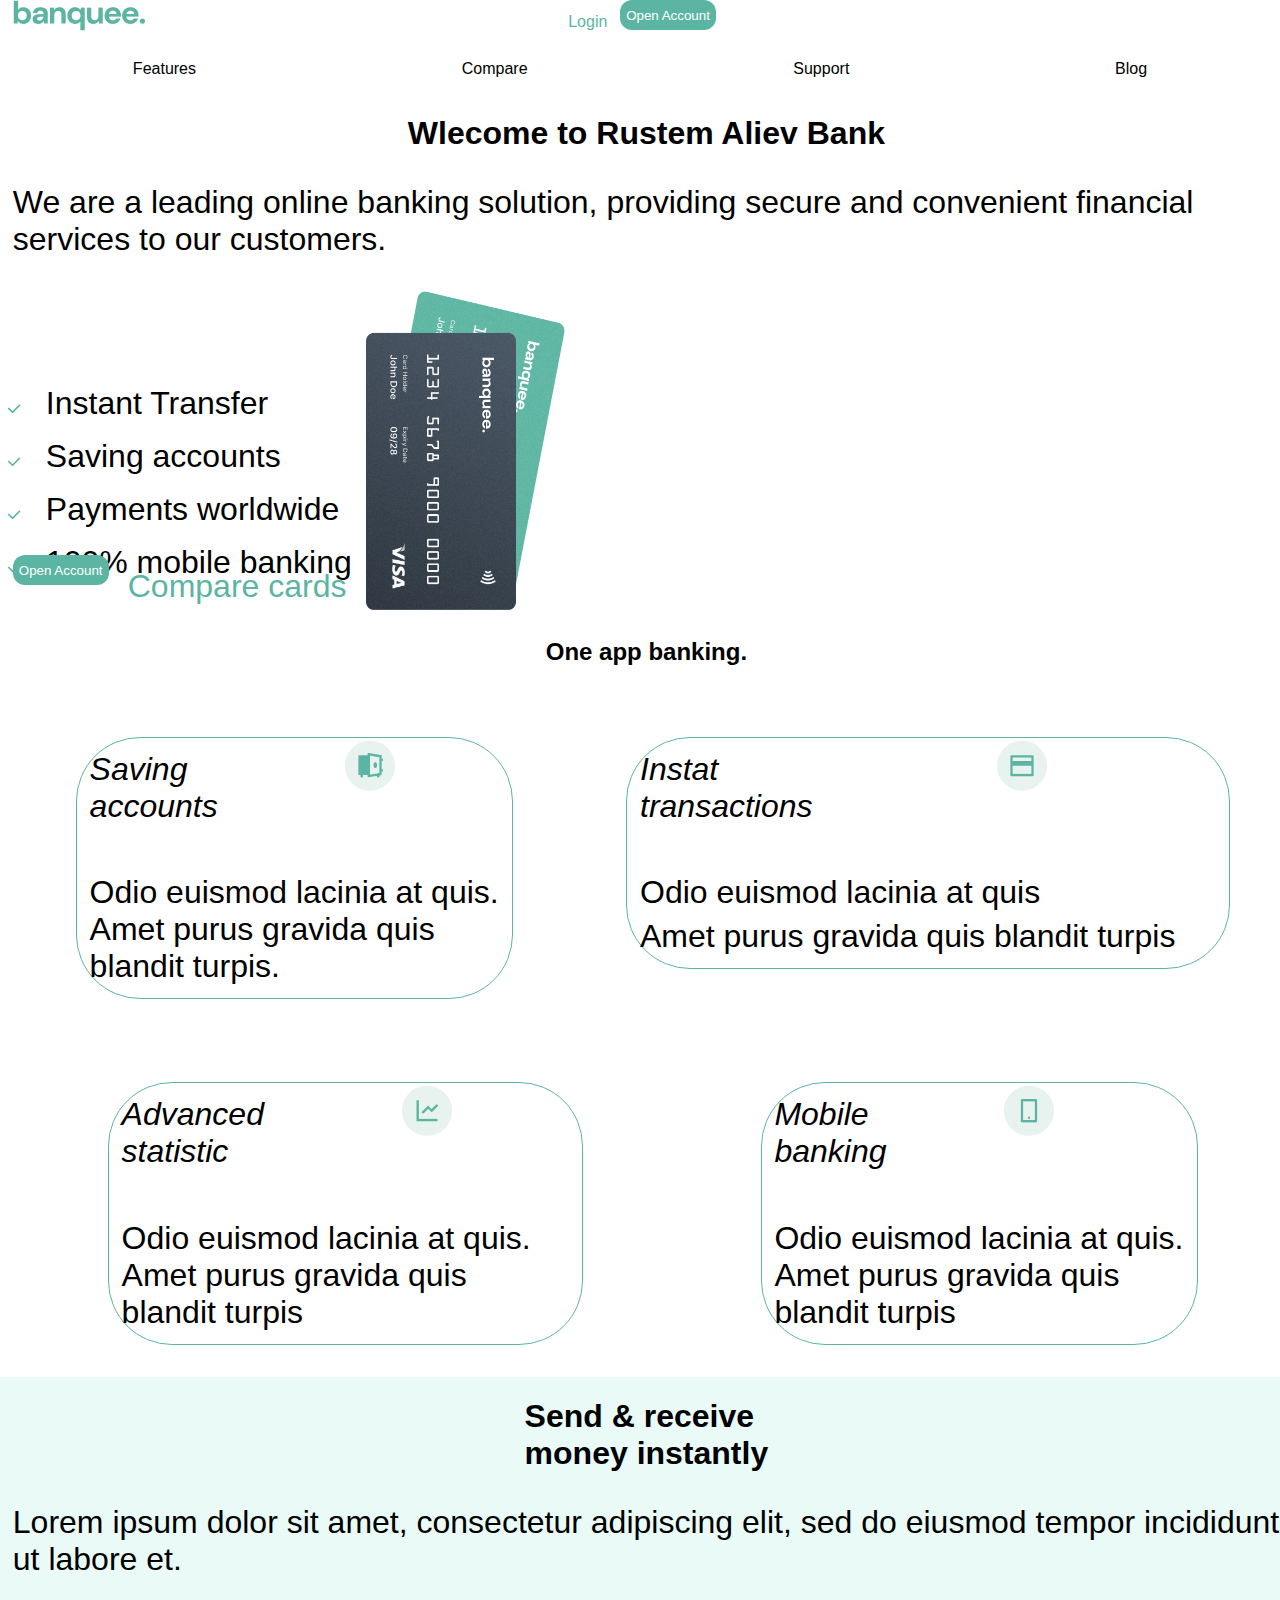
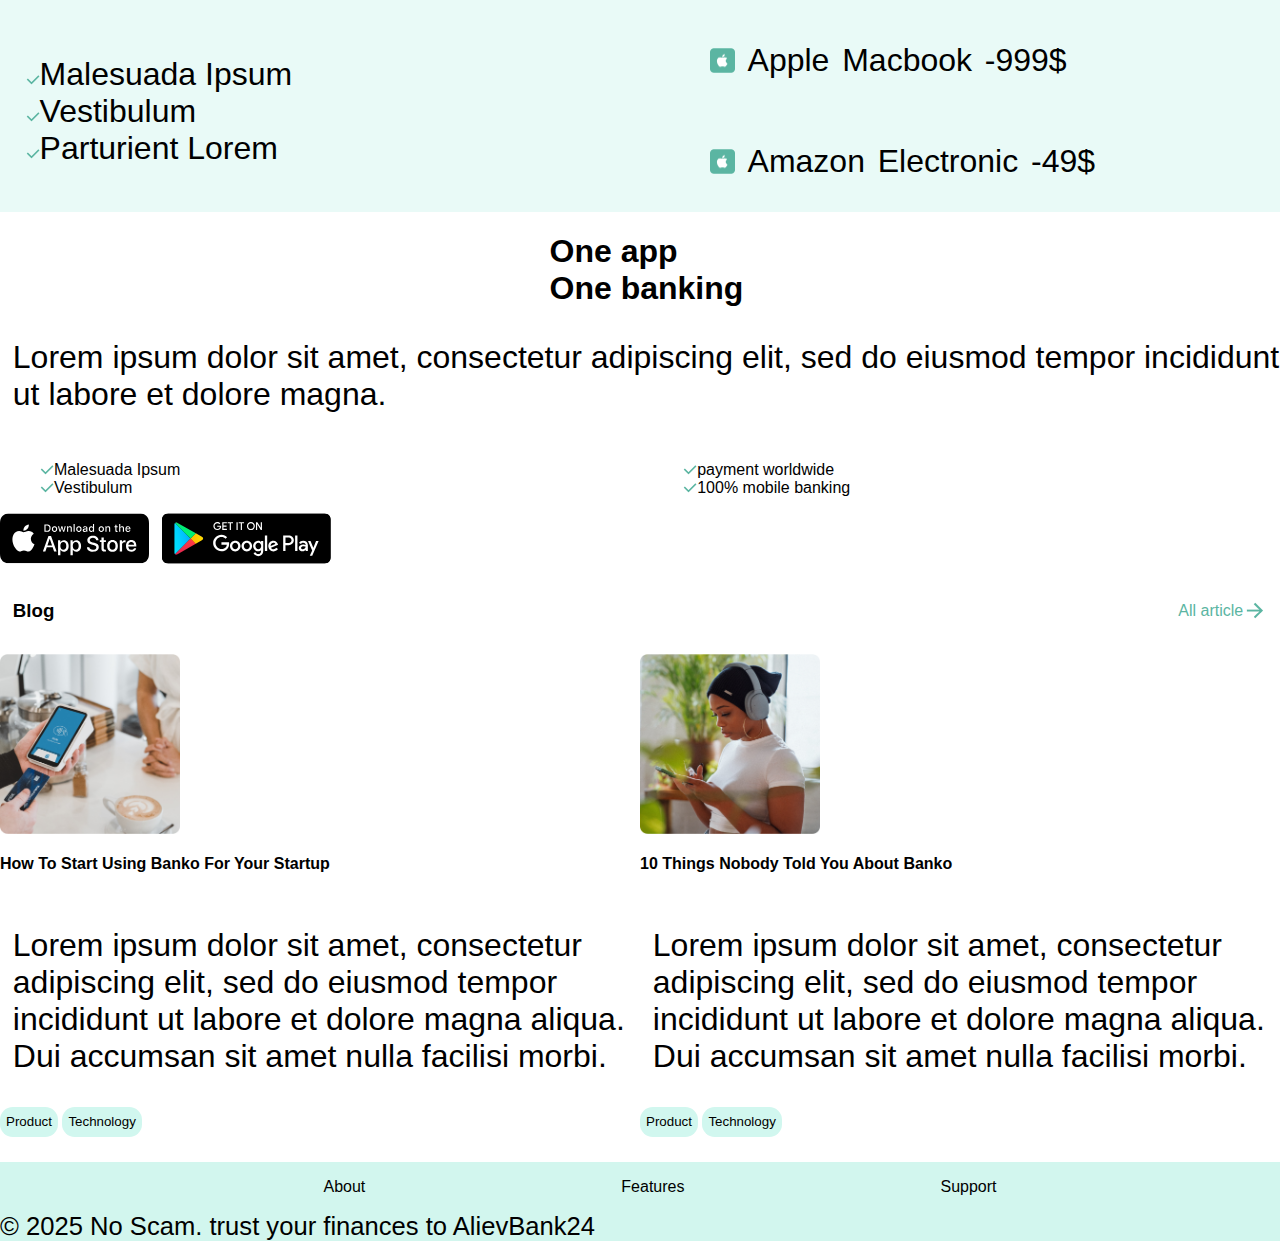
<file: index.html>
<!DOCTYPE html>
<html lang="en">
<head>
    <meta charset="UTF-8">
    <meta name="viewport" content="width=device-width, initial-scale=1.0">
    <title>AlievBank24</title>
    <link rel="stylesheet" href="style.css">
    <link rel="stylesheet" href="style_blog.css">
    <link rel="stylesheet" href="style_sript.css">
    <meta name="description" content="AlievBank24 - Your trusted online banking solution.">
    <meta name="keywords" content="banking, online banking, AlievBank24, financial services">
    <script src="script.js" defer></script>

</head>
<body>
    <header class="site-header">
        <div class="logo">
            <img src="imeges/banquee_logo.png " alt="AlievBank24 Logo">
        </div>
        <div class="right-elements">
        <button class="OpenAccount">Open Account</button>
        <a href="#" class="login-button" onclick="openPopup()">Login</a>
        </div>
        <div id="login-popup" class="popup" style="display: none;">
  <div class="popup-content">
    <h3>Please fill in all required fields</h3>
    <input class="input0" type="email" placeholder="Email">
    <input class="input1" type="text" placeholder="Login">
    <input class="input2" type="password" placeholder="Password">
    <div class="onclick">
    <button onclick="submitFrom()">registration</button>
    <button onclick="closePopup()">cloes</button>
    </div>
</div>
</div>
        <nav class="main-nav">
            <ul>
                <li><a href="index.html">Features</a></li>
                <li><a href="compare.html">Compare</a></li>
                <li><a href="support.html">Support</a></li>
                <li><a href="#blog_reference">Blog</a></li>
            </ul>
        </nav>
    </header>   
    <main class="main-content">
        <div class="bankingmain">
            <h1>Wlecome to Rustem Aliev Bank</h1>
            <p>We are a leading online banking solution, providing secure and convenient financial services to our customers.</p>
            <div class="flexible">
                <div class="glabuttom">
            <div class="galachky">
                <ul class="features-list">
                    <li>Instant Transfer</li>
                    <li>Saving accounts</li>
                    <li>Payments worldwide</li>
                    <li>100% mobile banking</li>
                </ul>
            </div>
            <div class="buttona">
            <button class="OpenAccount">Open Account</button>
            <a href="login.html" class="login-button">Compare cards</a>
            </div>
                 </div>
            <div class="cards_pichure">
                <img src="imeges/cards.png" alt="bankcards">
            </div>
            </div>
        </div>
    </main>
    <section class="page2">  
    <div class="bank2">
            <h2><span>One app banking.</span></h2>        
        </div>
        <div class="flex1">
        <div class="instant">
             <img src="imeges/1badge.png" alt="instant transactions">
            <p><span><em>Instat<br> transactions</em></span><br><span>Odio euismod lacinia at quis</span><span> Amet purus gravida quis blandit turpis</span></p>                
        </div>
        
         <div class="saving">
            <img src="imeges/saving.png" alt="saving accounts">
            <p><span><em>Saving<br> accounts</em></span><br><span> Odio euismod lacinia at quis. Amet purus gravida quis blandit turpis.</span></p>
         </div>
         
          <div class="mobaile">
            <img src="imeges/mobile1.png" alt="mobile banking">
            <p><span><em>Mobile<br> banking</em></span><br><span> Odio euismod lacinia at quis. Amet purus gravida quis blandit turpis</span></p>
          </div>
            <div class="Advanced">
                <img src="imeges/advanced.png" alt="advanced">
                <p><span><em>Advanced<br> statistic</em></span><br><span>Odio euismod lacinia at quis. Amet purus gravida quis blandit turpis</span></p>
            </div>
        </div>
        <section class="money__transfer">
            <div class="money-transfer_info__h1__p">
            <h1 class="money-transefer_info">Send & receive<br> money instantly</h1>
            <p class="money-transfer__p">Lorem ipsum dolor sit amet, consectetur adipiscing elit, sed do eiusmod tempor incididunt ut labore et.</p>
            </div>
            <div class="flex_wrapper_transfer">
            <div class="money-transfer__wrapper_right">
                <ul class="money-transfer__list">
                    <li><img src="imeges/Vector.png" alt="Vector">Malesuada Ipsum</li>
                    <li><img src="imeges/Vector.png" alt="Vector1">Vestibulum</li>
                    <li><img src="imeges/Vector.png" alt="Vector2">Parturient Lorem</li>
                </ul>    
            </div>
            <div class="money-transfer__wrapper_left">
                <ul class="transactions__list">
                    <li class="transactions__list_item_apple_macbook">
                    <div class="transactions__list_item_text">
                        <img class="apple_logo" src="imeges/apple.png" alt="apple">
                        <p class="name__apple">Apple</p>
                        <p class="name__macbook">Macbook</p>
                        <p class="transactions__list_item_price">-999$</p>
                    </div></li>
                    <li class="transactions__list_item_Amazon_electronic">
                        <div class="transactions__list_item_text_amaozon">
                            <img class="amazon_apple_logo" src="imeges/apple.png" alt="apple">
                            <p class="name__amazon">Amazon</p>
                            <p class="name__electronic">Electronic</p>
                            <p class="transactions__list_item_price">-49$</p>
                        </div>
                    </li>
                </ul>
                </div>
                </div>
        </section>
        <section class="one_upp__one__banking">
                     <div class="one_upp_one__banking__h1_p">
                        <h1 class="One-upp-One-banking">One app<br> One banking</h1>
                        <p class="loren-ipsum">Lorem ipsum dolor sit amet, consectetur adipiscing elit, sed do eiusmod tempor incididunt ut labore et dolore magna.</p>
                    </div>
                    <div class="list_wrapper">
                    <div class="left-list">
                <ul class="left-list_info">
                    <li><img src="imeges/Vector.png" alt="Vector">Malesuada Ipsum</li>
                    <li><img src="imeges/Vector.png" alt="Vector1">Vestibulum</li>
                </ul>    
                   </div>
                   <div class="right-list">
                <ul class="right-list_info">
                    <li><img src="imeges/Vector.png" alt="Vector">payment worldwide</li>
                    <li><img src="imeges/Vector.png" alt="Vector1">100% mobile banking</li>
                </ul>    
                   </div>
                  
                       </div>
                       <div class="upp_icon">
                        <a href="https://www.apple.com/ua/">
                        <img src="imeges/Apple Store1.svg" alt="upp_icon"></a> 
                        <a href="https://play.google.com/store/games?hl=ru&pli=1">
                        <img src="imeges/Google Store1.svg" alt="upp_icon"></a>
                       </div>    
                    </section>

                    <section id="blog_reference" class="blog">
                        <div class="blog__header">
                        <h3 class="blog_text">Blog</h3>
                        <a  href="#" class="blog_reference">
                            <img class="blog__reference_arow" src="imeges/ri_arrow-down-line.png" alt="arow">All article</a>                       
                        </div>
                <div class="blog_main">
                         <div class="blog__main_first">
                            <img class="blog__main_first_img" src="imeges/blog1.png" alt="first_img">
                            <h4 class="blog__main_first_main_text_one">How To Start Using Banko For Your Startup</h4>
                            <p class="blog__main_first_main_text_two">Lorem ipsum dolor sit amet, consectetur adipiscing elit, sed do eiusmod tempor incididunt ut labore et dolore magna aliqua. Dui accumsan sit amet nulla facilisi morbi.</p>
                         <div class="blog__main_first_footer">
                            <button class="blog__main_footer_button_first">Product</button>
                            <button class="blog__main_footer_button_second">Technology</button>
                         </div>
                         </div>
                          <div class="blog__main_second">
                            <img class="blog__main_second_img" src="imeges/blog2.png" alt="second_img">
                            <h4 class="blog__main_second_main_text_one">10 Things Nobody Told You About Banko</h4>
                            <p class="blog__main_second_main_text_two">Lorem ipsum dolor sit amet, consectetur adipiscing elit, sed do eiusmod tempor incididunt ut labore et dolore magna aliqua. Dui accumsan sit amet nulla facilisi morbi.</p>
                        <div class="blog__main_second_footer">
                            <button class="blog__main_footer_button_first">Product</button>
                            <button class="blog__main_footer_button_second">Technology</button> 
                            </div>
                            </div>
                </div>           
                    </section>  
                    <footer>
                        <div class="referens_footer">                     
                            <ul class="referens_footer__about">
                              <li> About </li>
                              <li> Features</li>
                              <li> Support</li>
                              </ul>
                              </div>
                              <div class=" no_scam">
                              <p class="footer_copiright">© 2025 No Scam. trust your finances to AlievBank24</p>
                            </div>
                    </footer>          
</body>    
</html>
</file>
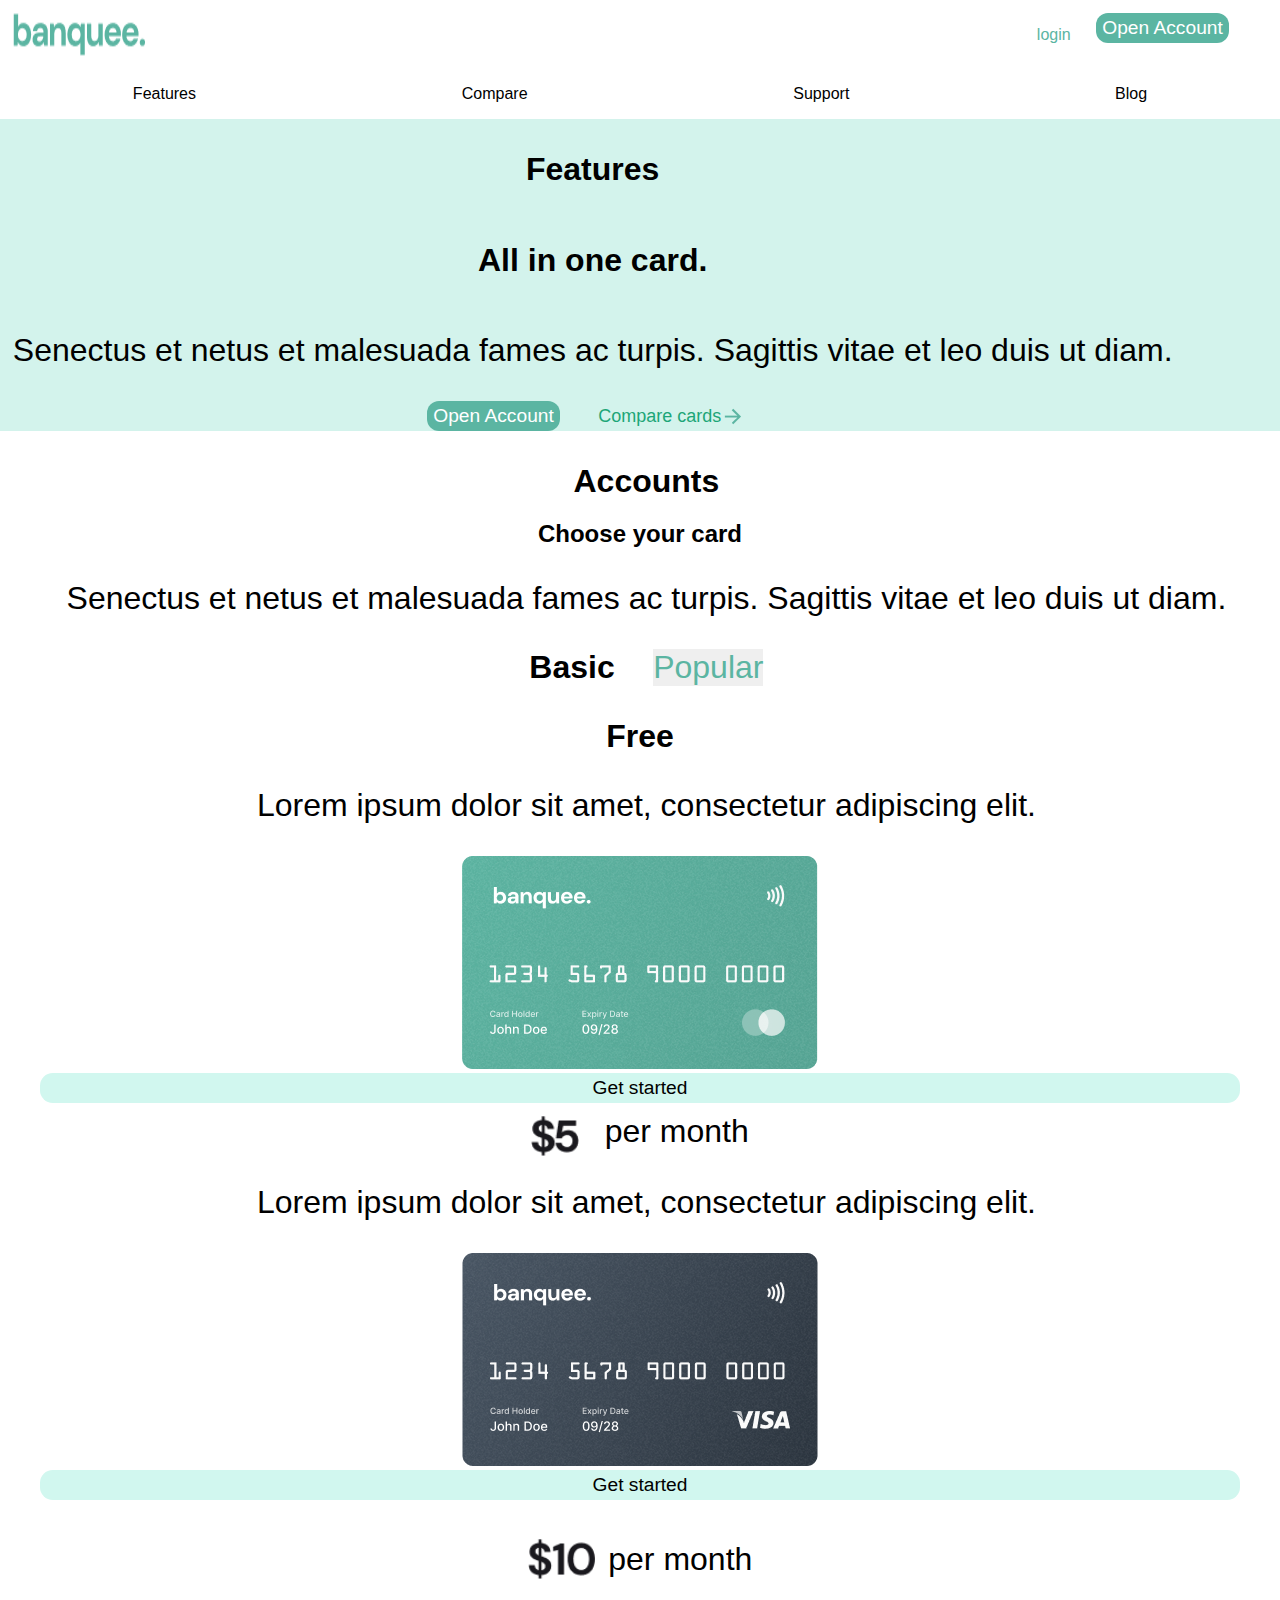
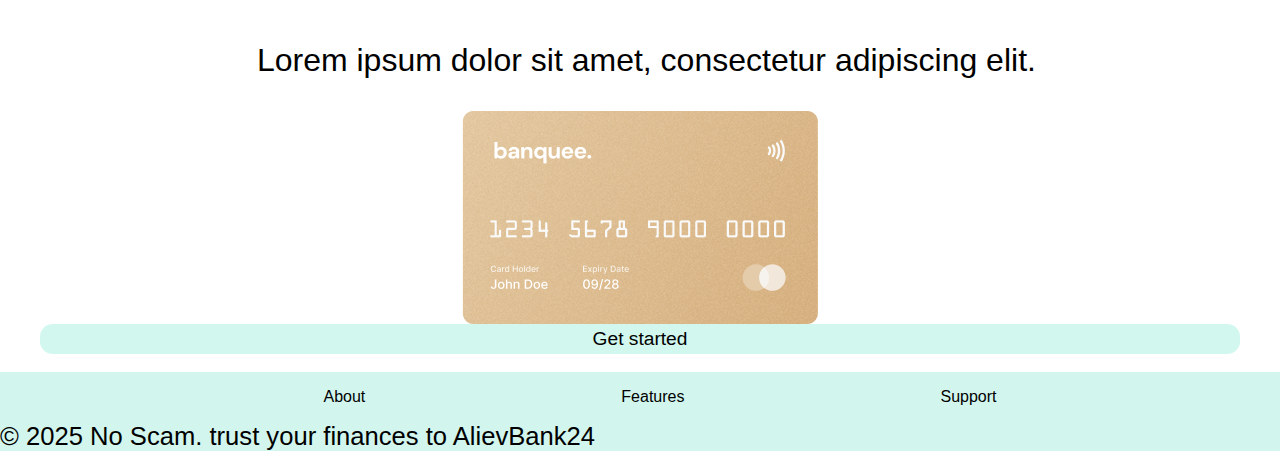
<file: compare.html>
<!DOCTYPE html>
<html lang="en">
 <head>
    <meta charset="UTF-8">
    <meta name="viewport" content="width=device-width, initial-scale=1.0">
    <title>AlievBank24</title>
    <link rel="stylesheet" href="style.css">
    <link rel="stylesheet" href="style_blog.css">
    <link rel="stylesheet" href="style_sript.css">
    <link rel="stylesheet" href="compare.css">
    <meta name="description" content="AlievBank24 - Your trusted online banking solution.">
    <meta name="keywords" content="banking, online banking, AlievBank24, financial services">
    <script src="script.js" defer></script>
 </head>
  <body>
     <header class="main_nav">
        <div class="wrapper__logo__main_nav">
        <img class="banquee__logo" src="imeges/banquee_logo.png" alt="logo">
        <div class="main__nav_button">
            <button class="OpenAccount">Open Account</button>
            <a href="login.html" class="login-button">login</a>
            </div>
            </div>
        <nav class="main-nav">
            <ul>
                <li><a href="index.html">Features</a></li>
                <li><a href="about.html">Compare</a></li>
                <li><a href="support.html">Support</a></li>
                <li><a href="index.html#blog_reference">Blog</a></li>
            </ul>
        </nav>
     </header>
     <section class="features">
        <div class="wrapper_features">
         <div class="feature">
            <p><strong>Features</strong></p>
            </div>
            <h1>All in one card.</h1>
            <p>Senectus et netus et malesuada fames ac turpis. 
Sagittis vitae et leo duis ut diam.</p>
       <div class="wrapper__features_button">
        <button class="OpenAccount">Open Account</button>
        
        <a href="#" class="compare_cards">Compare cards</a> 
        <img  src="imeges/ri_arrow-down-line.png" alt="arow"></a>
        </div>
       </div>
     </section>
     <section class="page_one">
      <div class="title_account">
       <p><strong>Accounts</strong></p>
       <h2>Choose your card</h2>
       <p>Senectus et netus et malesuada fames ac turpis. Sagittis vitae et leo duis ut diam.</p> 
      </div>
   
      <div class="card__basic">
        <p><strong>Basic</strong></p> 
        <p class="popular">Popular</p>
        </div>
      <div class="card__basic_tittle">
         <h3 class="free">Free</h3>
         <p>Lorem ipsum dolor sit amet, consectetur adipiscing elit.</p>
      <div class="card__basic_img">
         <img src="imeges/card_green.png" alt="card">
      </div> 
      <div class="card__basic_button" >
         <button class="button">Get started</button>
      </div>
      </div>

      <div class="card__black">
         <div class="card__black--header">
         <img class="card__black--header" src="imeges/$5.png" alt="5$">
         <p>per month</p>
      </div>   
         <p>Lorem ipsum dolor sit amet, consectetur adipiscing elit.</p>
      <div class="card__black--img">   
      <img src="imeges/card_black.png" alt="black">
      </div>
      <div class="card__black--button">
      <button>Get started</button> 
     </div>
     </div>
     
     <div class="card card--gold">
      <div class="card__header">
      <img class="card__header--img" src="imeges/$10.png"  alt="10$">
      <p>per month</p>
      </div>
      <p>Lorem ipsum dolor sit amet, consectetur adipiscing elit.</p>
      <img class="card__img--gold" src="imeges/card_gold.png" alt="gold">
      <button class="card__button">Get started</button>
</div>
     </section>
     <br>
 <footer>
                        <div class="referens_footer">                     
                            <ul class="referens_footer__about">
                              <li> About </li>
                              <li> Features</li>
                              <li> Support</li>
                              </ul>
                              </div>
                              <div class=" no_scam">
                              <p class="footer_copiright">© 2025 No Scam. trust your finances to AlievBank24</p>
                            </div>
                    </footer>          
  </body>
</html>
</file>
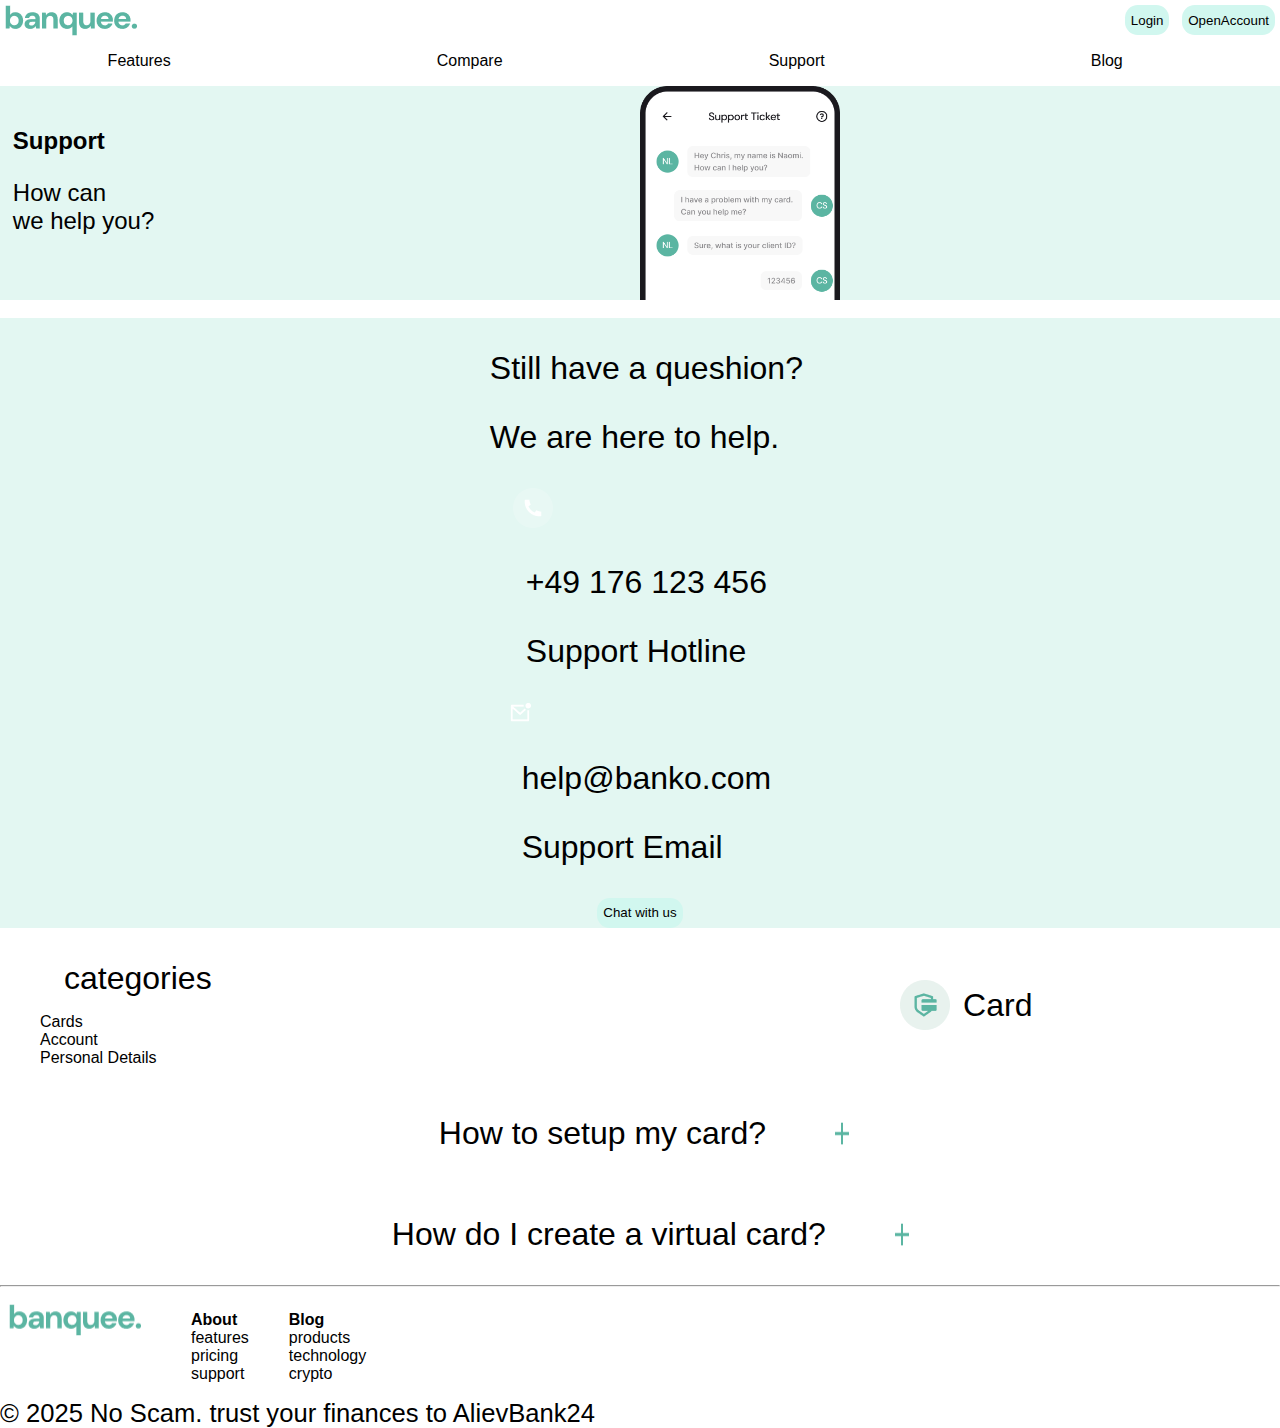
<file: support.html>
<!DOCTYPE html>
<html lang="en">
<head>
    <meta charset="UTF-8">
    <meta name="viewport" content="width=device-width, initial-scale=1.0">
    <title>AlievBank24</title>
    <link rel="stylesheet" href="style.css">
    <link rel="stylesheet" href="style_blog.css">
    <link rel="stylesheet" href="style_sript.css">
    <link rel="stylesheet" href="support.css">
    <meta name="description" content="AlievBank24 - Your trusted online banking solution.">
    <meta name="keywords" content="banking, online banking, AlievBank24, financial services">
    <script src="script.js" defer></script>
</head>

<body>
<header class="nav">
    <div class="nav__wrapper-logo-button">
        <img class="nav__logo" src="imeges/banquee_logo.png" alt="logo">
    <div class="nav__button-login-openAccount">
        <button class="nav__login-button">Login</button>
        <button class="nav__openAccount-button">OpenAccount</button>
    </div>
    </div>
    <div class="nav__menu">
        <ul class="nav__menu-list">
                <li><a href="index.html">Features</a></li>
                <li><a href="compare.html">Compare</a></li>
                <li><a href="support.html">Support</a></li>
                <li><a href="index.html#blog_reference">Blog</a></li>
        </ul>
    </div>    
</header>
<section class="support">
 <div class="support__container">  
<div class="support__main">
<p class="support__main-text"><strong>Support</strong></p>
<p class="support__main-text">How can<br>we help you?</p>
</div>
<div class="support__wrapper-img">
<img class="support-img" src="imeges/app_support.png" alt="app">
</div> 
</div> 
</section>
<br>
<section class="help-desk">
    <div class="help-desk__wrapper">
    <div class="help-desk__tittle">
        <p class="help-desk--text">Still have a queshion?</p>
        <p class="help-desk__under--text">We are here to help.</p>
    </div>    
    <div class="help-desc__phone">
        <img class="help-desk__phone--logo" src=imeges/icon_phone.png alt="logo">
        <p class="help-desk__number">+49 176 123 456</p>
        <p class="help-desk__support">Support Hotline</p>
    </div>
    <div class="help-desk__email">
        <img class="help-desk__email--logo" src="imeges/email_sup.png" alt="email">
        <p class="help-desk__email--text">help@banko.com</p>
        <p class="help-desk__email--support">Support Email</p>
    </div>
    <div class="help-desk__buttom">
    <button class="help-desk__buttom--text">Chat with us</button>
    </div>

    </div>
</section>

<section class="faq">
    <div class="faq__wrapper">
    <div class="faq__categories">
        <p class="faq__categories-title">categories</p>
        <ul>
            <li><a href="#">Cards</a></li>
            <li><a href="#">Account</a></li>
            <li><a href="#">Personal Details</a></li>
        </ul>
    </div>
    <div class="faq__list">
        <p class="faq__list-card faq__list-card--icon">
        <img src="imeges/faq_1.png" alt="faq">   
        <srong>Card</srong></p>
    </div>
    </div>
</section>
<section class="question ">
    <div class="question__wrapper">
     <div class="question__faq1">
        <p class="question__faq-text question__faq--icon">
        <img src="imeges/faq_2.png" alt="logo">
        How to setup my card?</p>
        </div>
     <div class="question__faq-2">
     <p class="question__faq-text2 question__faq--icon2">
     <img src="imeges/faq_2.png" alt="logo">
     How do I create a virtual card?</p>
    </div>
    </div>
</section>
<hr class="line line--green">
    
<footer class="footer">
  <div class="footer__wrapper">
  <img class="footer__logo" src="imeges/banquee_logo.png" alt="logo">
  
  <ul class="footer__nav-about">
      <li><a href="#"><strong>About</strong></a></li>
      <li><a href="#">features</a></li>
      <li><a href="#">pricing</a></li>
      <li><a href="#">support</a></li>
  </ul>

  <ul class="footer__nav-blog">
      <li><a href="#"><strong>Blog</strong></a></li>
      <li><a href="#">products</a></li>
      <li><a href="#">technology</a></li>
      <li><a href="#">crypto</a></li>
  </ul>
  </div>
  <p class="footer_copiright">© 2025 No Scam. trust your finances to AlievBank24</p>  
 </footer>
</body>
</html>
</file>
<file: style.css>
body {
    padding: 0; margin: 0;
    font-family: Arial, sans-serif;
    box-sizing: border-box;
    overflow-x: hidden;
    overflow-y: auto;
    font-family: dmsans, sans-serif; 
    
}

:root{
    --maincolor: #5BB5A2;
    --backgroundcolor: #5BB5A2;
}

.site-header{
    display: flex;
    flex-wrap: wrap;
       
}

.main-nav{
    width: 100vw;
    align-items: flex-end;
}

.main-nav ul{
    display: flex;
    flex-direction: row;
    list-style: none;
    justify-content: space-around;
    padding: 0;
}   

ul li a{
    display: flex;
    text-decoration: none;
    color: black;
    
}

.right-elements{
    display: flex;
    flex-direction: row-reverse;
    position: relative;
    left: 32vw; 
}

.OpenAccount{
    background-color: var(--backgroundcolor);
    color: white; border: none; border-radius: clamp(6px, 1vw, 12px);
}
button:hover {
   cursor: pointer;
}

.login-button{
    text-decoration: none;
    color: var(--maincolor);
    display: flex; align-items: center;
    margin:  clamp(8px, 1vw, 16px);
}

.logo{
    margin-left: 1vw;
}

.main-content{
    display: flex;
    font-size: clamp(0.5rem, 3.5vw, 2rem);
}

.cards_pichure img{
    width: clamp(200px, 10vw, 400px);
    height: clamp(200px, 25vw, 400px);
}

.flexible{
    display: flex;
    gap: 0.5vw;   
}
   
.glabuttom{
    display: flex; gap: 0.5vw;
    flex-direction: column;
    align-self: flex-end;   
}
.buttona{
    display: flex;
    gap: 0.5vw; margin-left: 1vw;    
}

.features-list{
    list-style: none;
    padding: 0; 
    margin: 0;
}

.features-list li {
  display: flex;
  align-items: center;
  gap: 0.5vw;
  flex-direction: row;
  margin-top: clamp(8px, 10vw, 16px);

}

.features-list li::before {
  content: url("imeges/Vector.png");
  color: var(--maincolor);
  display: inline-block;
  width: 1em;           /* подогнать по размеру */
  height: auto; 
}

.galachky{
    display: flex; height: 20vh;
    gap: 0.5vw; justify-content: center;
}

.li::before{
    display: flex;
    gap: 0.5vw;
}

h1,p{
    margin-left: 1vw;
    font-size: clamp(0.5rem, 4.5vw, 2rem);
}
h1{ 
  display: flex;
  justify-content: center; 
}

.page2{
    display: flex;
    overflow-x: hidden;
    flex-direction: column;
}

.photoiphone img{
    width: clamp(200px, 10vw, 400px);
    height: clamp(200px, 25vw, 400px);
}

.bank2 {
    display: inline-flex; gap: 0.5vw;
    flex-direction: row; margin-left: 1vw;
    justify-content: center; padding: 0; 
}

.instant img{
    display: flex;
    width: clamp(50px, 1vw, 50px);
    height: auto; position: relative;
    left: 30vw; top: 6vh;
}

.instant p {
    display: inline-flex; gap: 0.5vw;
    flex-direction: column; margin-left: 1vw;
    border: 1px solid var(--maincolor);
    padding: 1vw; border-radius: 5vw;
    justify-content: flex-start; width: 45vw; 
    margin-top: 0;    
}

.saving img {
    display: flex;
    width: clamp(50px, 1vw, 50px);
    height: auto; position: relative;
    left: 22vw; top: 6vh;
}
.saving p {
    display: inline-flex; gap: 0.5vw;
    flex-direction: column; margin-left: 1vw;
    border: 1px solid var(--maincolor);
    padding: 1vw; border-radius: 5vw;
    align-items: flex-start;  
    margin-top: 0; width: 32vw;
}

.mobaile img {
    display: flex;
    width: clamp(50px, 1vw, 50px);
    height: auto; position: relative;
    left: 20vw; top: 6vh;
}
.mobaile p {
    display: inline-flex; gap: 0.5vw;
    flex-direction: column; margin-left: 1vw;
    border: 1px solid var(--maincolor);
    padding: 1vw; border-radius: 5vw;
    align-items: flex-start;  
    margin-top: 0; width: 32vw;
}

.Advanced img {
    display: flex;
    width: clamp(50px, 1vw, 50px);
    height: auto; position: relative;
    left: 24vw; top: 6vh;
}
.Advanced p {
    display: inline-flex; gap: 0.5vw;
    flex-direction: column; margin-left: 1vw;
    border: 1px solid var(--maincolor);
    padding: 1vw; border-radius: 5vw;
    align-items: flex-start;  
    margin-top: 0; width: 35vw;
}

.photoiphone{
    display: flex;
    width: 20vw;
}

.flex1{
    display: flex;
    flex-wrap: wrap;
    flex-direction: row-reverse;
    justify-content: space-around;
    margin-left: 1vw;

}
.money__transfer{
    background-color: #e9faf7;
}

.money-transfer__wrapper_left{
    display: flex;
    flex-direction: row;
    align-items: center;
    justify-content: center;
    width: 50vw; 
    margin-left: 2vw;
    
}
.money-transfer__wrapper_right{
    font-size: clamp(0.5rem, 4.5vw, 2rem);
    justify-content: center; margin-left: 2vw;
}

.transactions__list_item_text{
    display: flex;   
    align-items: flex-start;
    
}
li{
    list-style: none;
    margin: 0; padding: 0;
}
.transactions__list{
    padding: 0; margin: 0;
    text-decoration: none;
    margin-right: 1vw;
}

.money-transfer__list{
    padding: 0; margin: 0;
    width: clamp(280px, 25%, 500px);


    
}
.apple_logo, .amazon_apple_logo{
    width: clamp(25px, 1vw, 50px);
    height: auto; padding: 0;
}
.transactions__list_item_text{
    display: flex;
    align-items: center;
    padding-right: 2vw;

}

.flex_wrapper_transfer{
    display: flex;
}
.money-transfer__wrapper_right, .money-transfer__wrapper_left{
    display: flex;
    flex: 1;
    flex-direction: column;
    
}

.transactions__list_item_text_amaozon{
    display: flex;
    align-items: center;
    margin-right: 10vw;
}



.list_wrapper{
    display:flex;
    gap: 0.5vw;
    
}
.right-list, .left-list{
    flex: 1;   
}
.upp_icon{
    width: clamp(30px, 1vw, 100px);
    height: auto; display: flex; gap: 1vw;
}

.logo_footer img{
    margin-left: 1vw;
    width: clamp(100px, 5vw, 400px);
    height: auto; margin-top: 1vh;
}

.referens_footer{
    display: flex;
    background-color: #d2f6ee;
    justify-content: center;
}
.referens_footer__about {
    display: flex;
    gap: 20vw; 
}
.no_scam {
    margin: 0; 
    height: auto; display: flex; flex-direction: row;
    background-color: #d2f6ee;
}
.footer_copiright{
    margin: 0; padding: 0;
    font-size: clamp(15px, 2vw, 50px);
}
</file>
<file: style_blog.css>
body {
    padding: 0; margin: 0;
    font-family: Arial, sans-serif;
    box-sizing: border-box;
    overflow-x: hidden;
    overflow-y: auto;
    font-family: dmsans, sans-serif;
 }


 .blog__header{
    margin: 1vw;
    font-size: medium;
    
    
 }

 .blog_reference, .blog__reference_arow{
    display: flex;
    flex-direction: row-reverse;
    text-decoration: none;
    align-items: center;
    color: #5BB5A2;
 }

 .blog__header{
    display: flex;
    justify-content: space-between;
    align-items: center;
 }

 .blog__main_first_img{
    width: clamp(180px, 2.5vw, 400px);
    height: auto;
 }

.blog__main_first{
    display: flex;
    flex-direction: column;
        
}

.blog__main_second_img{
    width: clamp(180px, 2.5vw, 400px);
    height: auto;  
}

.blog__main_second{
   display: flex;
   flex-direction: column;
      
}

.blog_main{
    display: flex;
}

.blog__main_first, 
.blog__main_second{
    flex: 1;
    display: flex;
    flex-direction: column;
    margin-bottom: 2vw;
}

button{
   background-color: #d1f7ef;
   border: 0; border-radius: 1vw;
   
}

button:hover{
   background-color: #5BB5A2;

}
</file>
<file: style_sript.css>
.popup{
    margin: 2.5vw; display: flex;
}

.input1, .input2, .input0{
    display: block;
    height: auto;
    margin-left: 5vw;
    height: clamp(30px, 2.5vh, 60px);

}

.popup-content .onclick{
    display: flex; gap: 12vw; margin-top: 1.5vh;
          margin-left: 4.5vw;
    
}
 button{
    height: clamp(30px, 2.5vh, 50px);
}
</file>
<file: compare.css>
body {
    padding: 0; margin: 0;
    font-family: Arial, sans-serif;
    box-sizing: border-box;
    overflow-x: hidden;
    overflow-y: auto;
    font-family: dmsans, sans-serif; }

.banquee__logo{
    display: inline-flex;
    margin: 1vw;
}


.main__nav_button{
    display: inline-flex; flex-direction: row-reverse;
    justify-content: flex-end; align-items: flex-start;
    gap: 1vw; margin: 1vw;
}   

.wrapper__logo__main_nav{
    display: flex;
    justify-content: space-between;
}

.features{
    display: flex;
    background-color: #d3f3ec;
    
}
.wrapper_features {
    display: flex; flex-direction: column;
    justify-content: center; 
}
.feature{
    display: flex; justify-content: center;
}

.wrapper__features_button{
    display: flex; justify-content: center; align-items: center;
   
}

 a.compare_cards {
    text-decoration: none;
    font-size: large; color: rgb(29, 166, 120);
    
}

button.OpenAccount{
    font-size: larger; margin-right: 3vw;
}
.title_account p,h2{
    margin-bottom: 0;
    

}
.title_account{
    display: flex;
    flex-direction: column; 
    text-align: center;
}

.card__basic{                  
    display: flex;
    justify-content: center;
    gap: 2vw;
}
.popular{
    color: #5BB5A2;
    background-color: rgb(239, 239, 239);

}
.free{ font-size: xx-large; margin: 0;}
.card__basic_tittle{
    display: flex;
    flex-direction: column;
    align-items: center;
}
.card__basic_tittle p{ text-align: center;}
.card__basic_button button{
    width: clamp(430px, 100vw, 1200px);
    font-size: larger;
}
p{ text-align: center;}
.card__black{
    display: flex;
    flex-direction: column;
    align-items: center;
}
.card__black--header{ height: clamp(40px, 1vh, 40px);}
.card__black--header{
    display: flex; gap: 1vw;
    margin-top: 1vh; align-items: center;
}  

.card__black--button button{
    width: clamp(430px, 100vw, 1200px);
    font-size: larger;
}

.card--gold{
    display: flex; flex-direction: column;
    justify-content: center; align-items: center;
}
.card__header--img{height: clamp(40px, 1vh, 40px);}

.card__header{
    display: flex;
    align-items: center;
    margin-top: 1vh;
}
.card__button{
     width: clamp(430px, 100vw, 1200px);
    font-size: larger;

}
</file>
<file: support.css>
.body{
    padding: 0; margin: 0;
    font-family: Arial, sans-serif;
    box-sizing: border-box;
    overflow-x: hidden;
    overflow-y: auto;
    font-family: dmsans, sans-serif; }

.nav{
    margin: clamp(2px, 1vw, 5px);
}    

.nav__wrapper-logo-button{
    display: flex;
}
.nav__button-login-openAccount{
    display: flex; gap: 1vw;
    justify-content: flex-end; width: 100%;
}

.nav__menu-list{
    display: flex;
    justify-content: center;
    gap: 11vw; justify-content: space-around;
    margin-right: 7vw;
    
}
.support{
    background-color:#e3f7f2 ;
}
.support__main{
    display: flex;
    justify-content: center; 
    flex-direction: column; 
}
.support__main-text{    
    font-size: x-large;
    margin-top: 0; 

}
.support__wrapper-img{
    display: flex;
    
}
.support-img{
    width: clamp(200px, 2.5vw, 200px);
    height: auto;    
}  
.support__container{
    display: flex;
}
.support__main, .support__wrapper-img{
    flex: 1;
}

.help-desk{
    background-color:#e3f7f2 ;
    font-size: clamp(16px, 1vh, 32px);
}


.help-desk__wrapper{
    display: flex;
    flex-direction: column;
    align-items: center;
}

.help-desk__tittle,
.help-desc__phone,
.help-desk__email,
.help-desk__buttom{
    flex: 1;
}


.faq__wrapper{
    display: flex;
}

.faq__categories,
.faq__list{
    flex: 1;
}


.faq__list{
    display: flex;
    justify-content: center;     
}

.faq__list-card{
    font-size: clamp(32px, 2vw, 40px);
}
.faq__list-card,
.faq__list-card--icon{
    display: flex;
    align-items: center; gap: 1vw;
}  
.faq__categories-title{
    margin-left: 5vw; margin-bottom: 0;
}
.faq__categories{
    display: flex;
    flex-direction: column; 
}


.question__faq1{
    display: flex;
    width: 100vw;
}
.question__faq-text,
.question__faq--icon{
    display: flex;  gap: 5vw;
    flex-direction: row-reverse;
    width: 100vw; justify-content: center;
}

.question__faq-2{
    
}
.question__faq-text2,
.question__faq--icon2{
   display: flex;  gap: 5vw;
    flex-direction: row-reverse;
    width: 100vw; justify-content: center; 
}

.footer__logo{
    max-height: clamp(32px, 2vh, 50px);
    margin: 1vh;
}

.footer__wrapper{
    display: flex;
}
</file>
